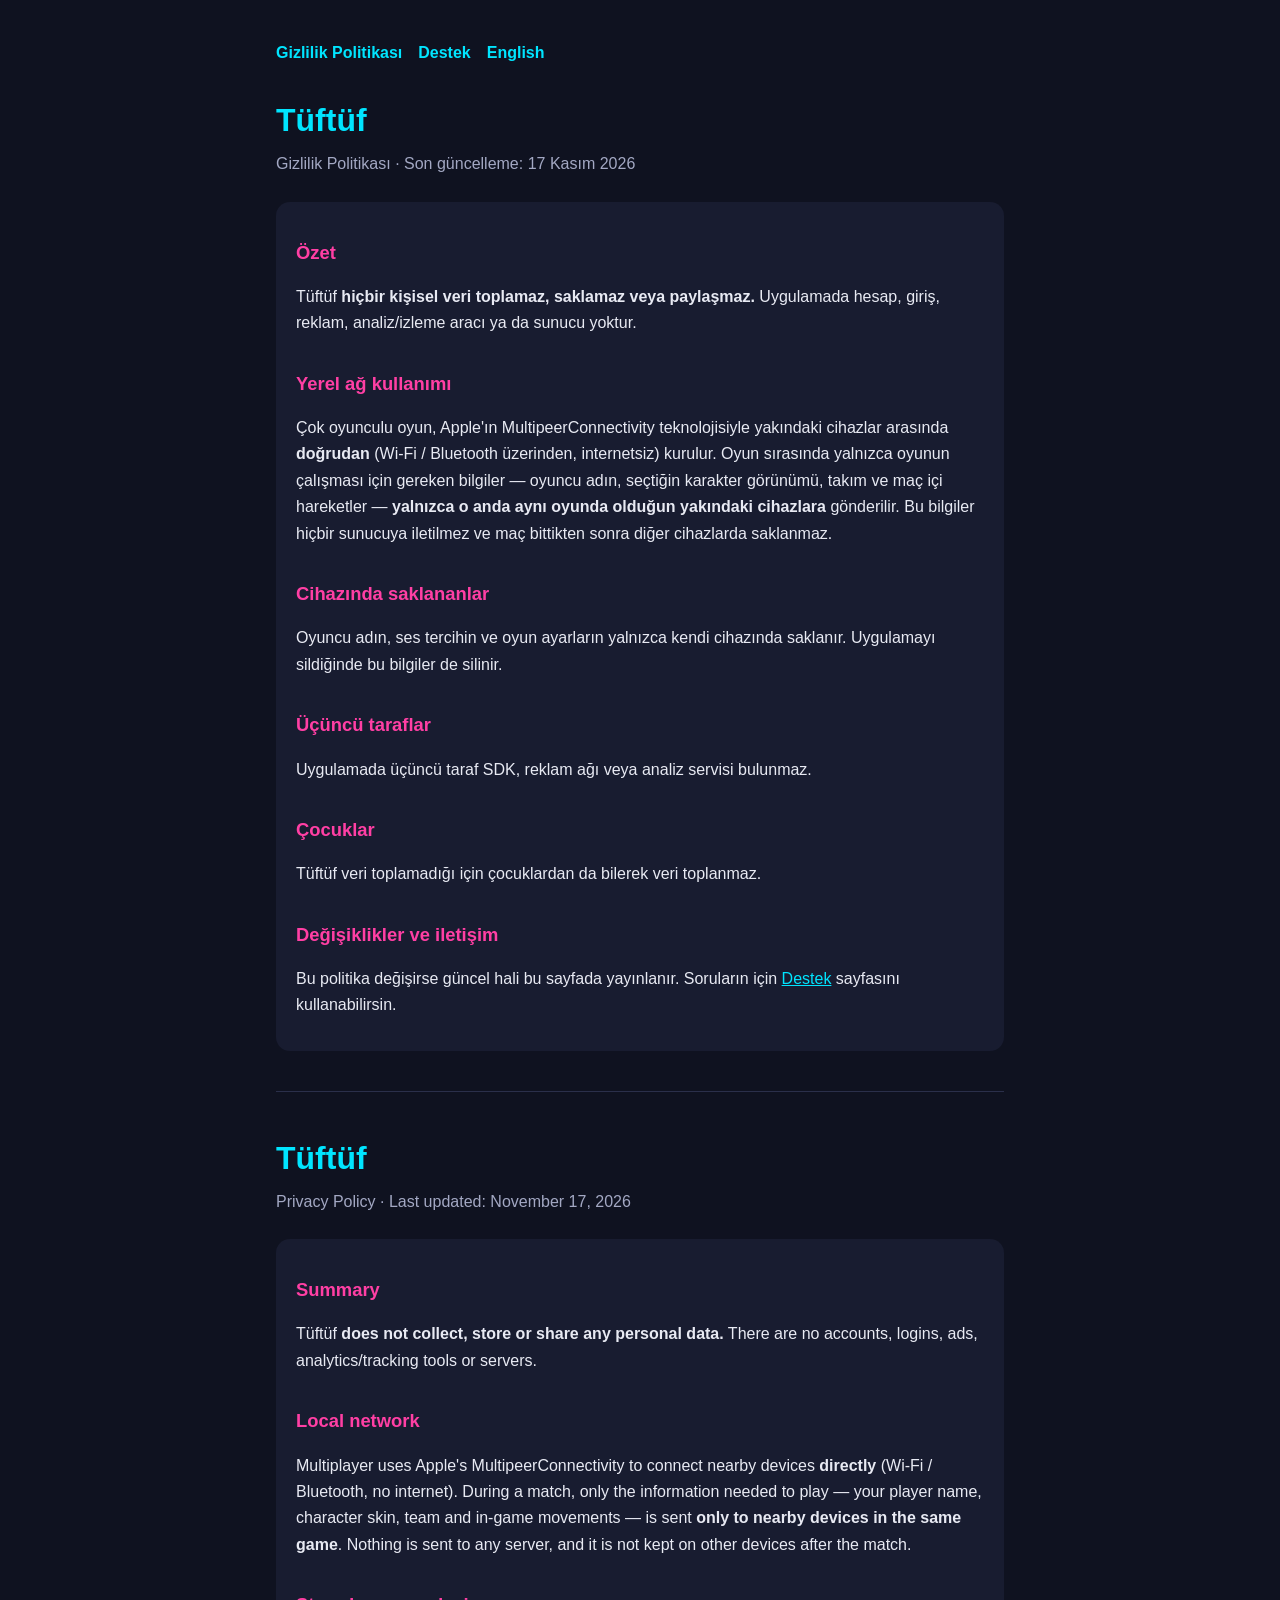
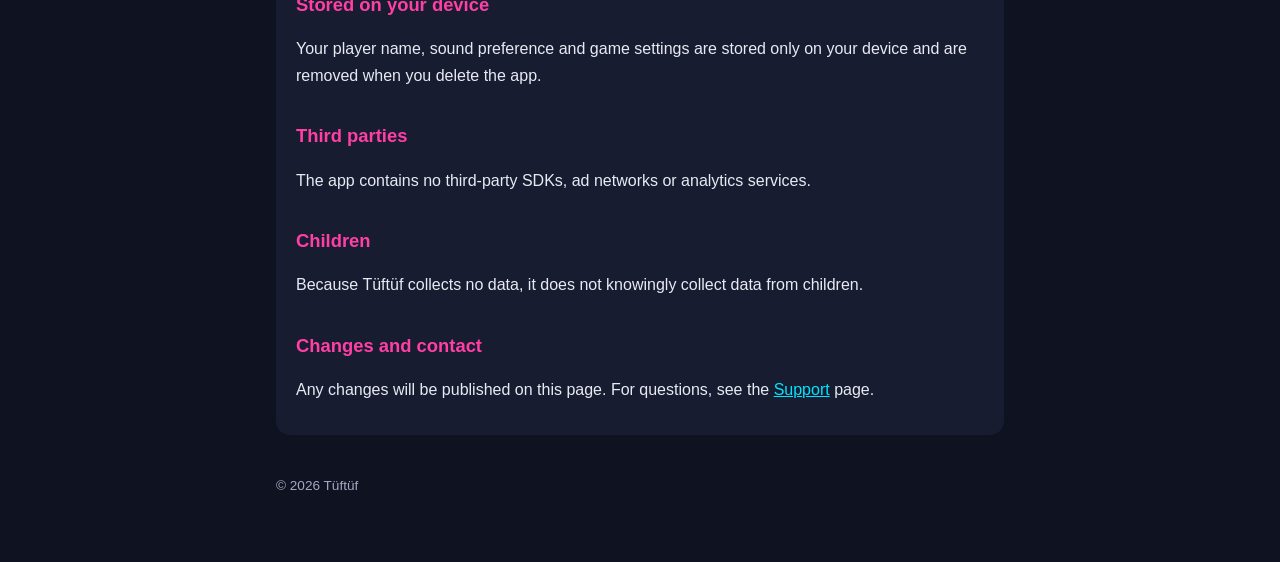
<file: index.html>
<!doctype html><html lang="tr"><head><meta charset="utf-8"><meta name="viewport" content="width=device-width,initial-scale=1">
<title>Tüftüf — Gizlilik Politikası</title><link rel="stylesheet" href="style.css"></head><body><main>
<nav><a href="index.html">Gizlilik Politikası</a><a href="support.html">Destek</a><a href="#english">English</a></nav>
<h1>Tüftüf</h1><p class="sub">Gizlilik Politikası · Son güncelleme: 17 Kasım 2026</p>
<div class="card">
<h2>Özet</h2>
<p>Tüftüf <strong>hiçbir kişisel veri toplamaz, saklamaz veya paylaşmaz.</strong> Uygulamada hesap, giriş, reklam, analiz/izleme aracı ya da sunucu yoktur.</p>
<h2>Yerel ağ kullanımı</h2>
<p>Çok oyunculu oyun, Apple'ın MultipeerConnectivity teknolojisiyle yakındaki cihazlar arasında <strong>doğrudan</strong> (Wi-Fi / Bluetooth üzerinden, internetsiz) kurulur. Oyun sırasında yalnızca oyunun çalışması için gereken bilgiler — oyuncu adın, seçtiğin karakter görünümü, takım ve maç içi hareketler — <strong>yalnızca o anda aynı oyunda olduğun yakındaki cihazlara</strong> gönderilir. Bu bilgiler hiçbir sunucuya iletilmez ve maç bittikten sonra diğer cihazlarda saklanmaz.</p>
<h2>Cihazında saklananlar</h2>
<p>Oyuncu adın, ses tercihin ve oyun ayarların yalnızca kendi cihazında saklanır. Uygulamayı sildiğinde bu bilgiler de silinir.</p>
<h2>Üçüncü taraflar</h2>
<p>Uygulamada üçüncü taraf SDK, reklam ağı veya analiz servisi bulunmaz.</p>
<h2>Çocuklar</h2>
<p>Tüftüf veri toplamadığı için çocuklardan da bilerek veri toplanmaz.</p>
<h2>Değişiklikler ve iletişim</h2>
<p>Bu politika değişirse güncel hali bu sayfada yayınlanır. Soruların için <a href="support.html">Destek</a> sayfasını kullanabilirsin.</p>
</div>
<hr id="english">
<h1>Tüftüf</h1><p class="sub">Privacy Policy · Last updated: November 17, 2026</p>
<div class="card">
<h2>Summary</h2>
<p>Tüftüf <strong>does not collect, store or share any personal data.</strong> There are no accounts, logins, ads, analytics/tracking tools or servers.</p>
<h2>Local network</h2>
<p>Multiplayer uses Apple's MultipeerConnectivity to connect nearby devices <strong>directly</strong> (Wi-Fi / Bluetooth, no internet). During a match, only the information needed to play — your player name, character skin, team and in-game movements — is sent <strong>only to nearby devices in the same game</strong>. Nothing is sent to any server, and it is not kept on other devices after the match.</p>
<h2>Stored on your device</h2>
<p>Your player name, sound preference and game settings are stored only on your device and are removed when you delete the app.</p>
<h2>Third parties</h2>
<p>The app contains no third-party SDKs, ad networks or analytics services.</p>
<h2>Children</h2>
<p>Because Tüftüf collects no data, it does not knowingly collect data from children.</p>
<h2>Changes and contact</h2>
<p>Any changes will be published on this page. For questions, see the <a href="support.html">Support</a> page.</p>
</div>
<footer>© 2026 Tüftüf</footer></main></body></html>
</file>
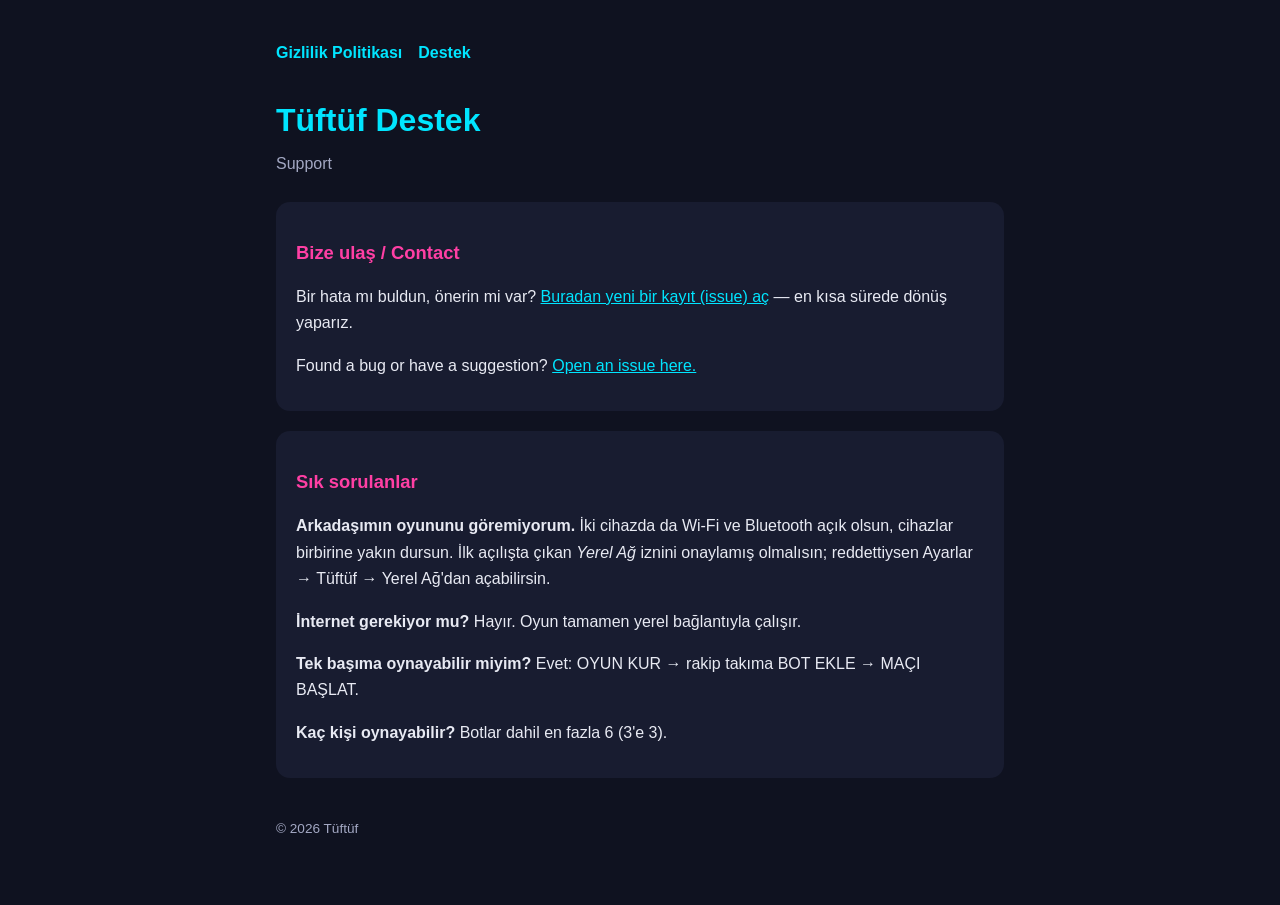
<file: support.html>
<!doctype html><html lang="tr"><head><meta charset="utf-8"><meta name="viewport" content="width=device-width,initial-scale=1">
<title>Tüftüf — Destek</title><link rel="stylesheet" href="style.css"></head><body><main>
<nav><a href="index.html">Gizlilik Politikası</a><a href="support.html">Destek</a></nav>
<h1>Tüftüf Destek</h1><p class="sub">Support</p>
<div class="card">
<h2>Bize ulaş / Contact</h2>
<p>Bir hata mı buldun, önerin mi var? <a href="https://github.com/ozandurlu/tuftuf-privacy/issues/new">Buradan yeni bir kayıt (issue) aç</a> — en kısa sürede dönüş yaparız.</p>
<p>Found a bug or have a suggestion? <a href="https://github.com/ozandurlu/tuftuf-privacy/issues/new">Open an issue here.</a></p>
</div>
<div class="card">
<h2>Sık sorulanlar</h2>
<p><strong>Arkadaşımın oyununu göremiyorum.</strong> İki cihazda da Wi-Fi ve Bluetooth açık olsun, cihazlar birbirine yakın dursun. İlk açılışta çıkan <em>Yerel Ağ</em> iznini onaylamış olmalısın; reddettiysen Ayarlar → Tüftüf → Yerel Ağ'dan açabilirsin.</p>
<p><strong>İnternet gerekiyor mu?</strong> Hayır. Oyun tamamen yerel bağlantıyla çalışır.</p>
<p><strong>Tek başıma oynayabilir miyim?</strong> Evet: OYUN KUR → rakip takıma BOT EKLE → MAÇI BAŞLAT.</p>
<p><strong>Kaç kişi oynayabilir?</strong> Botlar dahil en fazla 6 (3'e 3).</p>
</div>
<footer>© 2026 Tüftüf</footer></main></body></html>
</file>
<file: style.css>
:root{--bg:#0f1220;--panel:#181c30;--text:#e8eaf3;--muted:#a3a8c3;--accent:#00e5ff;--pink:#ff3fa4}
*{box-sizing:border-box}body{margin:0;background:var(--bg);color:var(--text);font:16px/1.65 -apple-system,BlinkMacSystemFont,"Segoe UI",Roboto,sans-serif}
main{max-width:760px;margin:0 auto;padding:40px 16px 64px}
h1{color:var(--accent);margin:0 0 4px;font-size:2rem}h2{color:var(--pink);margin-top:2rem;font-size:1.15rem}
.sub{color:var(--muted);margin:0 0 24px}a{color:var(--accent)}
nav{display:flex;gap:16px;margin-bottom:28px;flex-wrap:wrap}nav a{text-decoration:none;font-weight:600}
.card{background:var(--panel);border-radius:14px;padding:4px 20px 16px;margin-bottom:20px}
hr{border:0;border-top:1px solid #2a2f4a;margin:40px 0}footer{color:var(--muted);font-size:.85rem;margin-top:40px}
</file>
